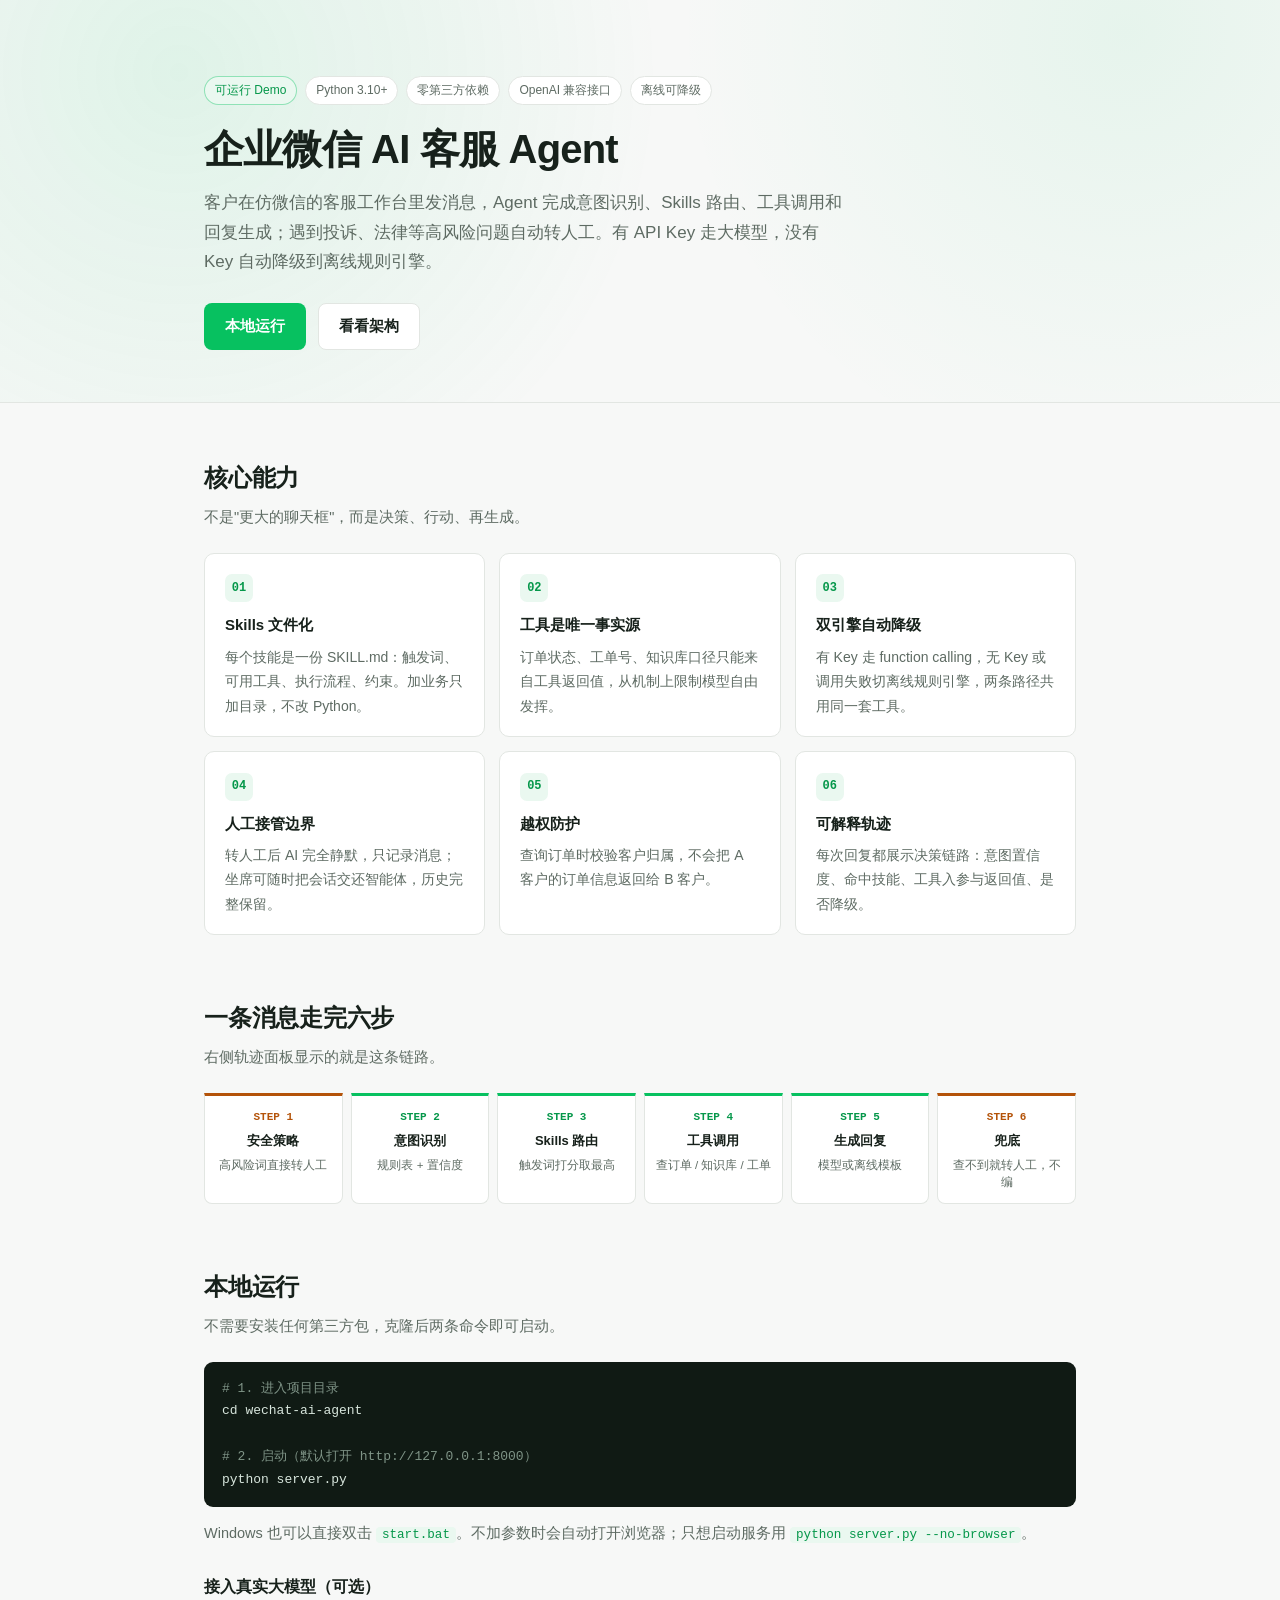
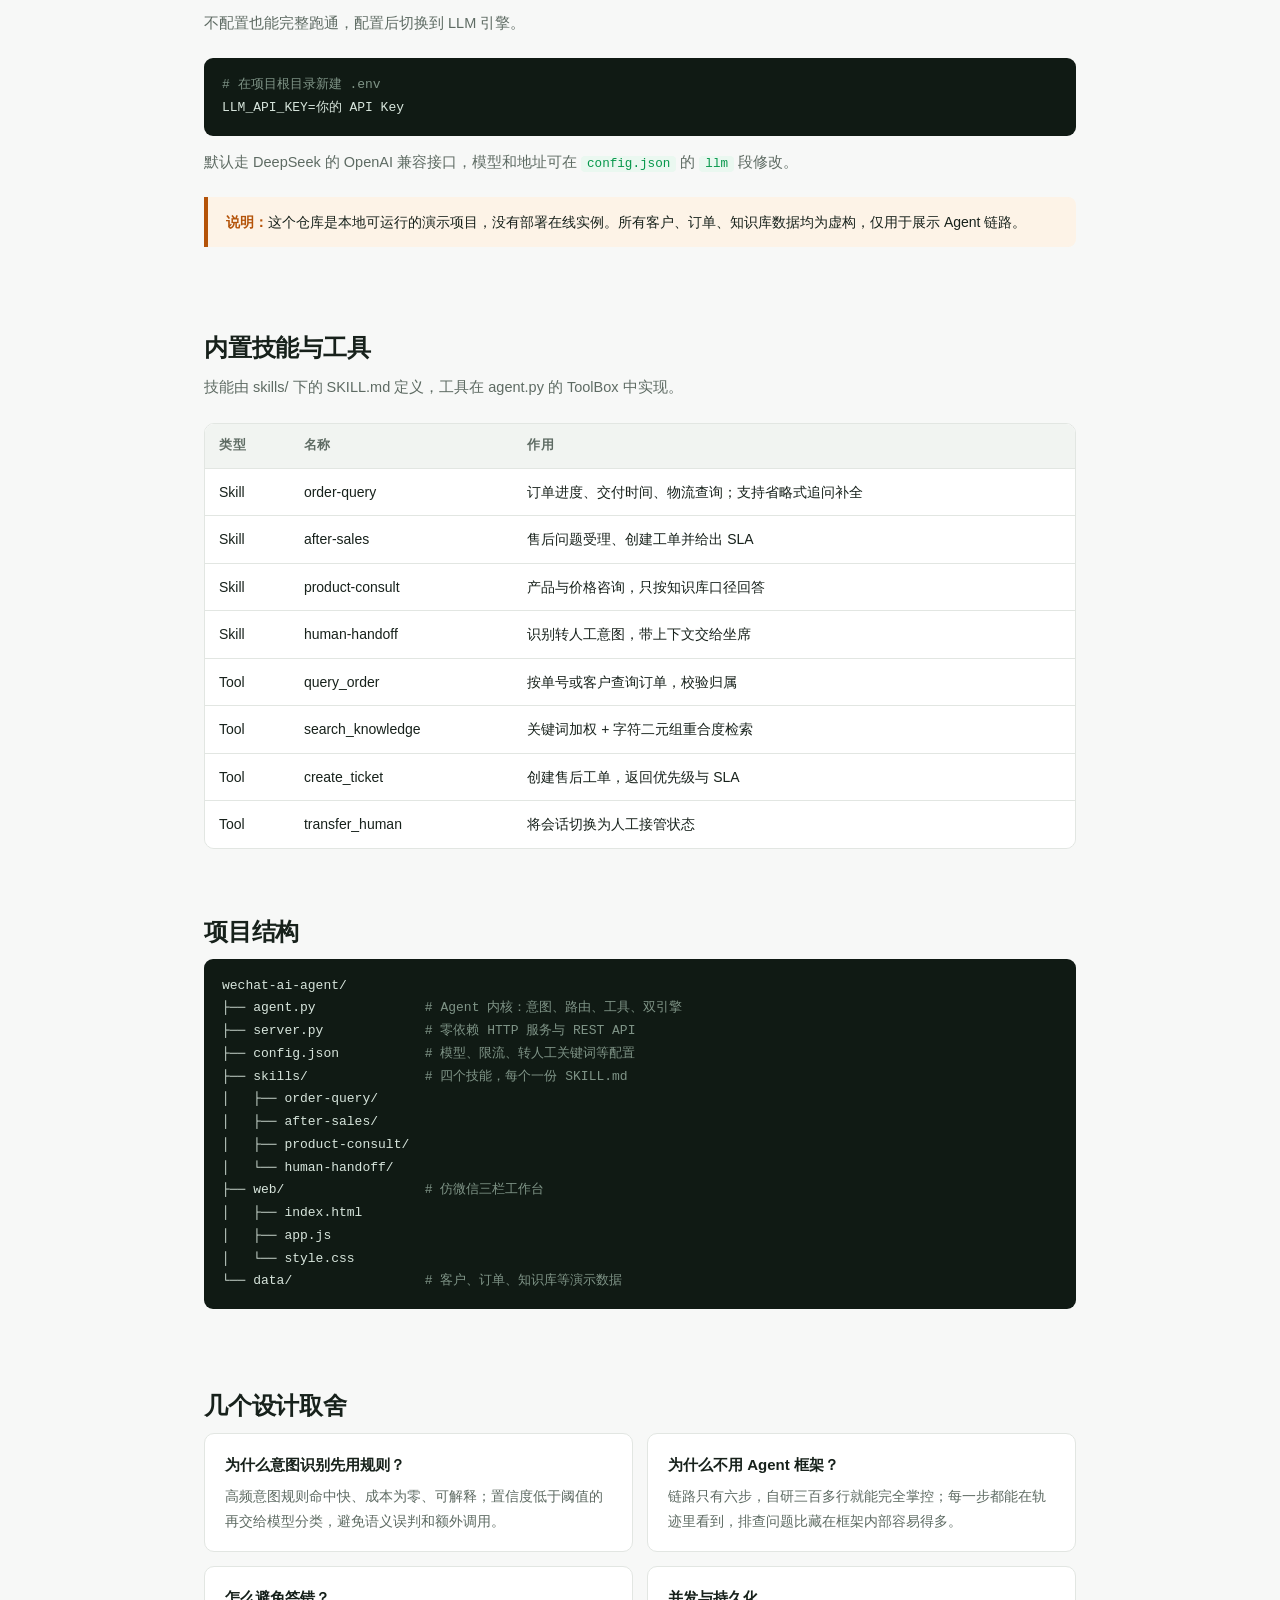
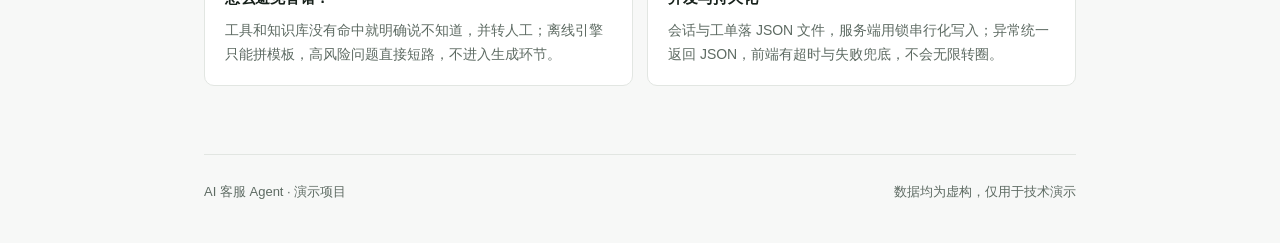
<file: docs/index.html>
<!DOCTYPE html>
<html lang="zh-CN">
<head>
<meta charset="UTF-8">
<meta name="viewport" content="width=device-width, initial-scale=1.0">
<title>AI 客服 Agent · 企业微信工作台演示</title>
<meta name="description" content="一个可运行的 AI 客服 Agent Demo：意图识别、Skills 路由、工具调用、人工接管，有 Key 走大模型，没 Key 自动降级离线引擎。">
<style>
  :root {
    --bg: #f7f8f7;
    --card: #ffffff;
    --ink: #17211b;
    --muted: #5e6b63;
    --rule: #e2e6e2;
    --green: #07c160;
    --green-dark: #05974a;
    --green-soft: #eaf8f0;
    --amber: #b45309;
    --amber-soft: #fdf3e7;
    --code-bg: #101a14;
    --mono: "JetBrains Mono", "Cascadia Code", Consolas, "Courier New", monospace;
    --max: 920px;
  }
  * { box-sizing: border-box; }
  html { scroll-behavior: smooth; }
  body {
    margin: 0;
    background: var(--bg);
    color: var(--ink);
    font-family: "Microsoft YaHei", "PingFang SC", "Noto Sans SC", -apple-system, "Segoe UI", sans-serif;
    line-height: 1.75;
    -webkit-font-smoothing: antialiased;
  }
  a { color: var(--green-dark); text-decoration: none; }
  a:hover { text-decoration: underline; }
  .wrap { max-width: var(--max); margin: 0 auto; padding: 0 24px; }

  header.hero {
    padding: 76px 0 52px;
    background:
      radial-gradient(circle at 14% 18%, rgba(7,193,96,0.10), transparent 42%),
      radial-gradient(circle at 88% 8%, rgba(7,193,96,0.07), transparent 38%);
    border-bottom: 1px solid var(--rule);
  }
  .badge-line { display: flex; gap: 8px; flex-wrap: wrap; margin-bottom: 20px; }
  .badge {
    font-size: 12px; padding: 3px 10px; border-radius: 999px;
    border: 1px solid var(--rule); background: var(--card); color: var(--muted);
  }
  .badge.on { border-color: rgba(7,193,96,0.4); background: var(--green-soft); color: var(--green-dark); }
  h1 { font-size: 40px; line-height: 1.22; margin: 0 0 14px; letter-spacing: -0.02em; }
  .lead { font-size: 17px; color: var(--muted); max-width: 640px; margin: 0 0 26px; }
  .cta { display: flex; gap: 12px; flex-wrap: wrap; }
  .btn {
    display: inline-block; padding: 10px 20px; border-radius: 8px;
    font-size: 14.5px; font-weight: 600; border: 1px solid transparent;
  }
  .btn.primary { background: var(--green); color: #fff; }
  .btn.primary:hover { background: var(--green-dark); text-decoration: none; }
  .btn.ghost { background: var(--card); border-color: var(--rule); color: var(--ink); }
  .btn.ghost:hover { border-color: var(--green); color: var(--green-dark); text-decoration: none; }

  section { padding: 54px 0 8px; }
  h2 { font-size: 24px; margin: 0 0 6px; letter-spacing: -0.01em; }
  .sub { color: var(--muted); font-size: 14.5px; margin: 0 0 22px; }
  h3 { font-size: 16px; margin: 26px 0 10px; }

  .grid { display: grid; gap: 14px; }
  .grid.g2 { grid-template-columns: 1fr 1fr; }
  .grid.g3 { grid-template-columns: repeat(3, 1fr); }
  .card {
    background: var(--card); border: 1px solid var(--rule);
    border-radius: 10px; padding: 18px 20px;
  }
  .card h4 { margin: 0 0 6px; font-size: 15px; }
  .card p { margin: 0; font-size: 14px; color: var(--muted); }
  .card .ico {
    display: inline-flex; align-items: center; justify-content: center;
    width: 28px; height: 28px; border-radius: 7px;
    background: var(--green-soft); color: var(--green-dark);
    font-family: var(--mono); font-size: 12px; font-weight: 700; margin-bottom: 10px;
  }

  .flow { display: grid; grid-template-columns: repeat(6, 1fr); gap: 8px; }
  .step {
    background: var(--card); border: 1px solid var(--rule);
    border-top: 3px solid var(--green); border-radius: 0 0 8px 8px;
    padding: 12px 10px 12px; text-align: center;
  }
  .step .n { font-family: var(--mono); font-size: 11px; color: var(--green-dark); font-weight: 700; }
  .step h5 { margin: 3px 0 4px; font-size: 13px; }
  .step p { margin: 0; font-size: 11.5px; color: var(--muted); line-height: 1.5; }
  .step.warn { border-top-color: var(--amber); }
  .step.warn .n { color: var(--amber); }

  pre {
    margin: 0 0 14px; padding: 16px 18px; border-radius: 9px;
    background: var(--code-bg); color: #d7e5dc; overflow-x: auto;
    font-family: var(--mono); font-size: 13px; line-height: 1.75;
  }
  pre .c { color: #7f9487; }
  code.inline {
    font-family: var(--mono); font-size: 0.87em;
    background: var(--green-soft); color: var(--green-dark);
    padding: 1px 6px; border-radius: 4px;
  }

  table { width: 100%; border-collapse: collapse; font-size: 14px; background: var(--card); }
  .table-wrap { border: 1px solid var(--rule); border-radius: 10px; overflow-x: auto; }
  th, td { text-align: left; padding: 11px 14px; border-bottom: 1px solid var(--rule); vertical-align: top; }
  th { background: #f1f4f1; font-size: 12.5px; color: var(--muted); letter-spacing: 0.04em; }
  tr:last-child td { border-bottom: none; }

  .note {
    border-left: 4px solid var(--amber); background: var(--amber-soft);
    border-radius: 0 8px 8px 0; padding: 13px 18px; font-size: 14px; margin: 18px 0;
  }
  .note b { color: var(--amber); }

  ul { padding-left: 20px; margin: 0 0 14px; }
  li { margin-bottom: 6px; font-size: 14.5px; }

  footer {
    margin-top: 60px; padding: 26px 0 40px;
    border-top: 1px solid var(--rule); font-size: 13px; color: var(--muted);
    display: flex; justify-content: space-between; gap: 16px; flex-wrap: wrap;
  }

  @media (max-width: 760px) {
    h1 { font-size: 30px; }
    .grid.g2, .grid.g3 { grid-template-columns: 1fr; }
    .flow { grid-template-columns: repeat(2, 1fr); }
    header.hero { padding: 48px 0 34px; }
  }
</style>
</head>
<body>

<header class="hero">
  <div class="wrap">
    <div class="badge-line">
      <span class="badge on">可运行 Demo</span>
      <span class="badge">Python 3.10+</span>
      <span class="badge">零第三方依赖</span>
      <span class="badge">OpenAI 兼容接口</span>
      <span class="badge">离线可降级</span>
    </div>
    <h1>企业微信 AI 客服 Agent</h1>
    <p class="lead">客户在仿微信的客服工作台里发消息，Agent 完成意图识别、Skills 路由、工具调用和回复生成；遇到投诉、法律等高风险问题自动转人工。有 API Key 走大模型，没有 Key 自动降级到离线规则引擎。</p>
    <div class="cta">
      <a class="btn primary" href="#start">本地运行</a>
      <a class="btn ghost" href="#arch">看看架构</a>
    </div>
  </div>
</header>

<div class="wrap">

  <section id="features">
    <h2>核心能力</h2>
    <p class="sub">不是"更大的聊天框"，而是决策、行动、再生成。</p>
    <div class="grid g3">
      <div class="card">
        <div class="ico">01</div>
        <h4>Skills 文件化</h4>
        <p>每个技能是一份 SKILL.md：触发词、可用工具、执行流程、约束。加业务只加目录，不改 Python。</p>
      </div>
      <div class="card">
        <div class="ico">02</div>
        <h4>工具是唯一事实源</h4>
        <p>订单状态、工单号、知识库口径只能来自工具返回值，从机制上限制模型自由发挥。</p>
      </div>
      <div class="card">
        <div class="ico">03</div>
        <h4>双引擎自动降级</h4>
        <p>有 Key 走 function calling，无 Key 或调用失败切离线规则引擎，两条路径共用同一套工具。</p>
      </div>
      <div class="card">
        <div class="ico">04</div>
        <h4>人工接管边界</h4>
        <p>转人工后 AI 完全静默，只记录消息；坐席可随时把会话交还智能体，历史完整保留。</p>
      </div>
      <div class="card">
        <div class="ico">05</div>
        <h4>越权防护</h4>
        <p>查询订单时校验客户归属，不会把 A 客户的订单信息返回给 B 客户。</p>
      </div>
      <div class="card">
        <div class="ico">06</div>
        <h4>可解释轨迹</h4>
        <p>每次回复都展示决策链路：意图置信度、命中技能、工具入参与返回值、是否降级。</p>
      </div>
    </div>
  </section>

  <section id="arch">
    <h2>一条消息走完六步</h2>
    <p class="sub">右侧轨迹面板显示的就是这条链路。</p>
    <div class="flow">
      <div class="step warn">
        <div class="n">STEP 1</div>
        <h5>安全策略</h5>
        <p>高风险词直接转人工</p>
      </div>
      <div class="step">
        <div class="n">STEP 2</div>
        <h5>意图识别</h5>
        <p>规则表 + 置信度</p>
      </div>
      <div class="step">
        <div class="n">STEP 3</div>
        <h5>Skills 路由</h5>
        <p>触发词打分取最高</p>
      </div>
      <div class="step">
        <div class="n">STEP 4</div>
        <h5>工具调用</h5>
        <p>查订单 / 知识库 / 工单</p>
      </div>
      <div class="step">
        <div class="n">STEP 5</div>
        <h5>生成回复</h5>
        <p>模型或离线模板</p>
      </div>
      <div class="step warn">
        <div class="n">STEP 6</div>
        <h5>兜底</h5>
        <p>查不到就转人工，不编</p>
      </div>
    </div>
  </section>

  <section id="start">
    <h2>本地运行</h2>
    <p class="sub">不需要安装任何第三方包，克隆后两条命令即可启动。</p>
    <pre><span class="c"># 1. 进入项目目录</span>
cd wechat-ai-agent

<span class="c"># 2. 启动（默认打开 http://127.0.0.1:8000）</span>
python server.py</pre>
    <p class="sub">Windows 也可以直接双击 <code class="inline">start.bat</code>。不加参数时会自动打开浏览器；只想启动服务用 <code class="inline">python server.py --no-browser</code>。</p>

    <h3>接入真实大模型（可选）</h3>
    <p class="sub">不配置也能完整跑通，配置后切换到 LLM 引擎。</p>
    <pre><span class="c"># 在项目根目录新建 .env</span>
LLM_API_KEY=你的 API Key</pre>
    <p class="sub">默认走 DeepSeek 的 OpenAI 兼容接口，模型和地址可在 <code class="inline">config.json</code> 的 <code class="inline">llm</code> 段修改。</p>

    <div class="note">
      <b>说明：</b>这个仓库是本地可运行的演示项目，没有部署在线实例。所有客户、订单、知识库数据均为虚构，仅用于展示 Agent 链路。
    </div>
  </section>

  <section id="skills">
    <h2>内置技能与工具</h2>
    <p class="sub">技能由 skills/ 下的 SKILL.md 定义，工具在 agent.py 的 ToolBox 中实现。</p>
    <div class="table-wrap">
      <table>
        <thead><tr><th>类型</th><th>名称</th><th>作用</th></tr></thead>
        <tbody>
          <tr><td>Skill</td><td>order-query</td><td>订单进度、交付时间、物流查询；支持省略式追问补全</td></tr>
          <tr><td>Skill</td><td>after-sales</td><td>售后问题受理、创建工单并给出 SLA</td></tr>
          <tr><td>Skill</td><td>product-consult</td><td>产品与价格咨询，只按知识库口径回答</td></tr>
          <tr><td>Skill</td><td>human-handoff</td><td>识别转人工意图，带上下文交给坐席</td></tr>
          <tr><td>Tool</td><td>query_order</td><td>按单号或客户查询订单，校验归属</td></tr>
          <tr><td>Tool</td><td>search_knowledge</td><td>关键词加权 + 字符二元组重合度检索</td></tr>
          <tr><td>Tool</td><td>create_ticket</td><td>创建售后工单，返回优先级与 SLA</td></tr>
          <tr><td>Tool</td><td>transfer_human</td><td>将会话切换为人工接管状态</td></tr>
        </tbody>
      </table>
    </div>
  </section>

  <section id="structure">
    <h2>项目结构</h2>
    <pre>wechat-ai-agent/
├── agent.py              <span class="c"># Agent 内核：意图、路由、工具、双引擎</span>
├── server.py             <span class="c"># 零依赖 HTTP 服务与 REST API</span>
├── config.json           <span class="c"># 模型、限流、转人工关键词等配置</span>
├── skills/               <span class="c"># 四个技能，每个一份 SKILL.md</span>
│   ├── order-query/
│   ├── after-sales/
│   ├── product-consult/
│   └── human-handoff/
├── web/                  <span class="c"># 仿微信三栏工作台</span>
│   ├── index.html
│   ├── app.js
│   └── style.css
└── data/                 <span class="c"># 客户、订单、知识库等演示数据</span></pre>
  </section>

  <section id="design">
    <h2>几个设计取舍</h2>
    <div class="grid g2">
      <div class="card">
        <h4>为什么意图识别先用规则？</h4>
        <p>高频意图规则命中快、成本为零、可解释；置信度低于阈值的再交给模型分类，避免语义误判和额外调用。</p>
      </div>
      <div class="card">
        <h4>为什么不用 Agent 框架？</h4>
        <p>链路只有六步，自研三百多行就能完全掌控；每一步都能在轨迹里看到，排查问题比藏在框架内部容易得多。</p>
      </div>
      <div class="card">
        <h4>怎么避免答错？</h4>
        <p>工具和知识库没有命中就明确说不知道，并转人工；离线引擎只能拼模板，高风险问题直接短路，不进入生成环节。</p>
      </div>
      <div class="card">
        <h4>并发与持久化</h4>
        <p>会话与工单落 JSON 文件，服务端用锁串行化写入；异常统一返回 JSON，前端有超时与失败兜底，不会无限转圈。</p>
      </div>
    </div>
  </section>

  <footer>
    <span>AI 客服 Agent · 演示项目</span>
    <span>数据均为虚构，仅用于技术演示</span>
  </footer>
</div>

</body>
</html>
</file>
